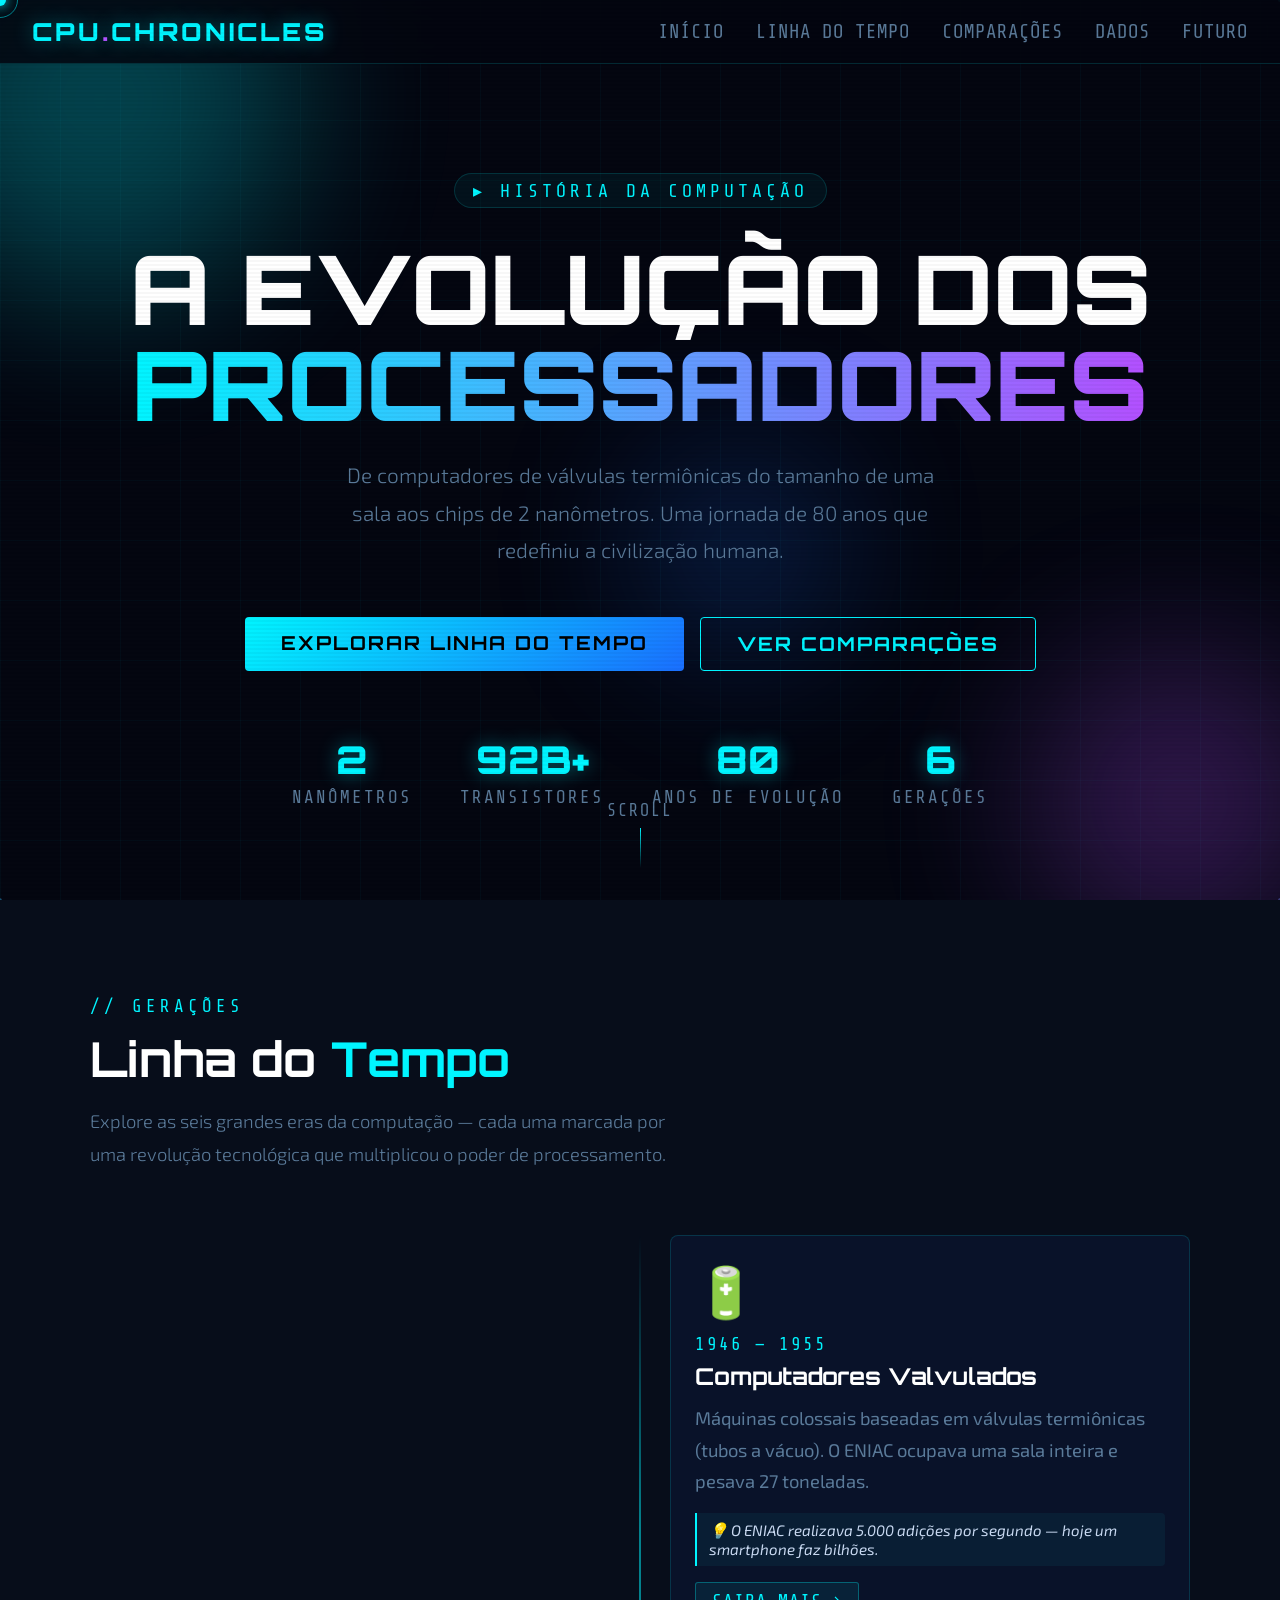
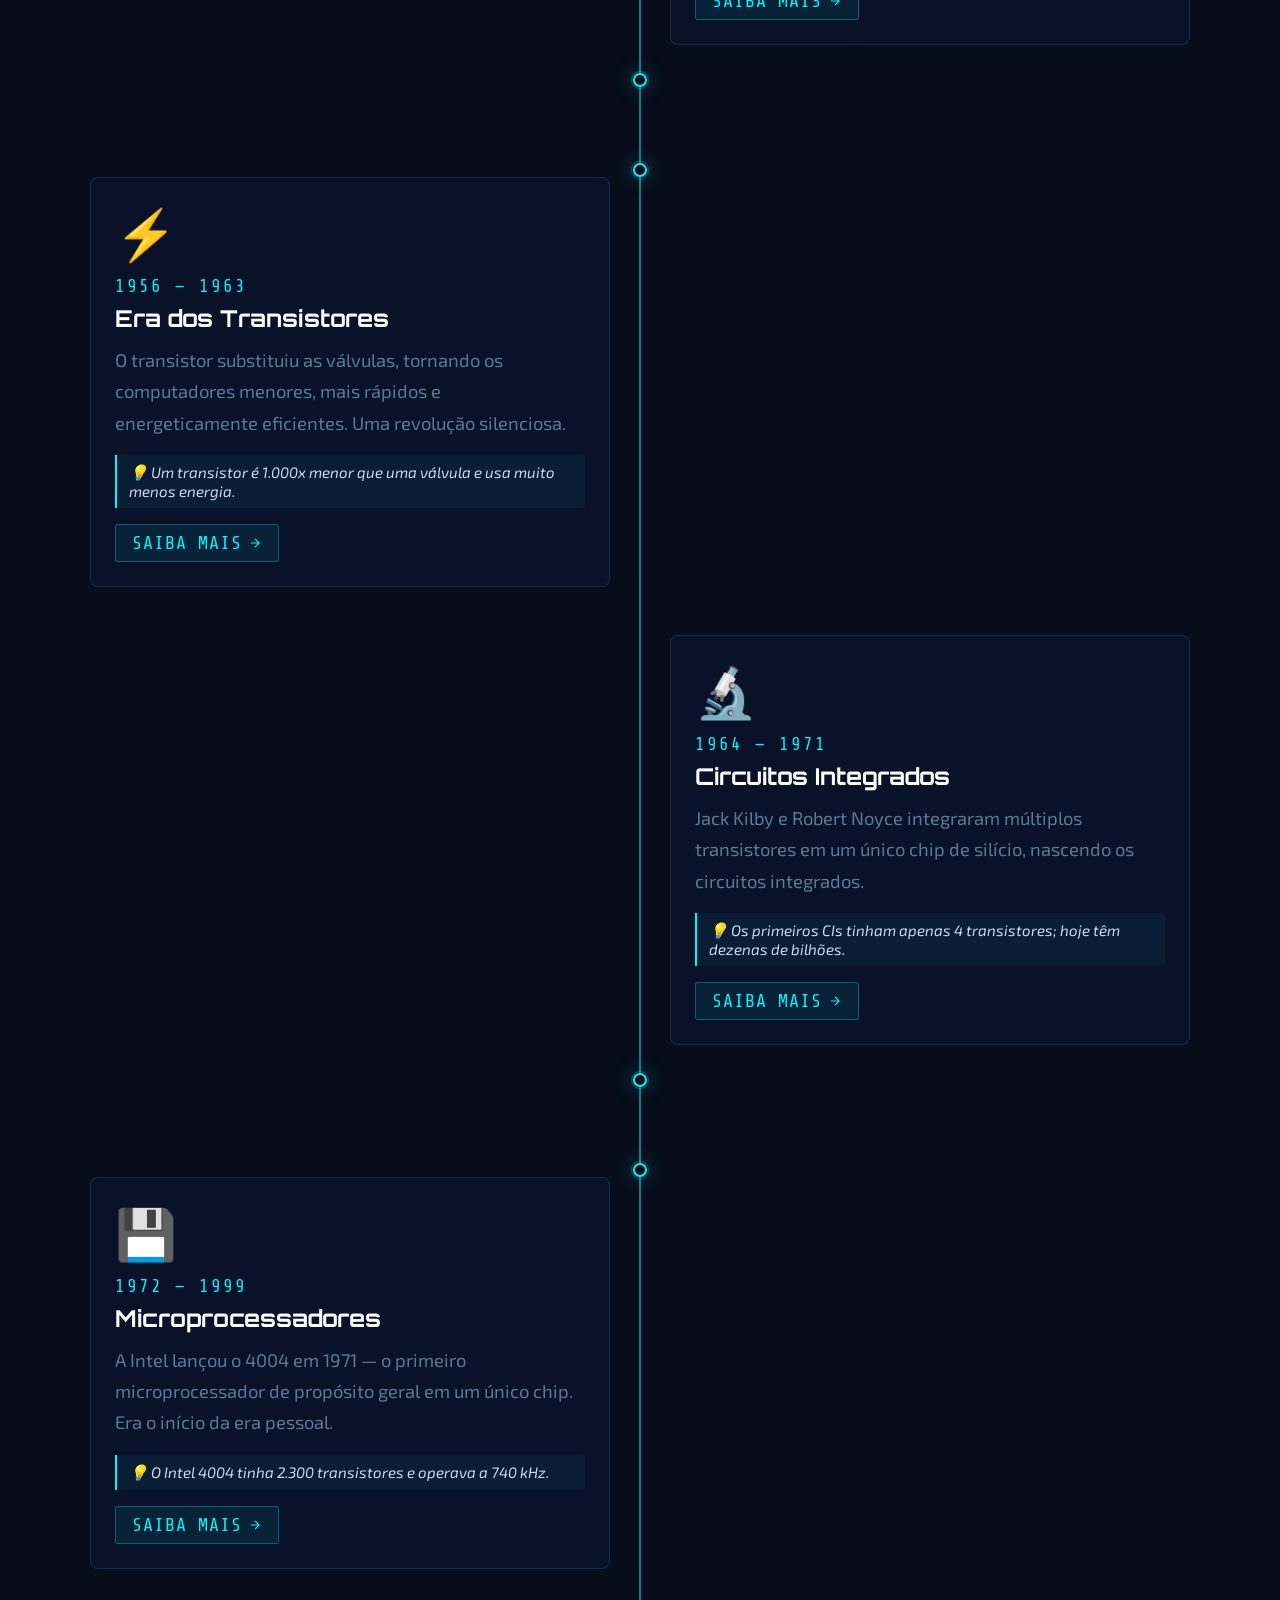
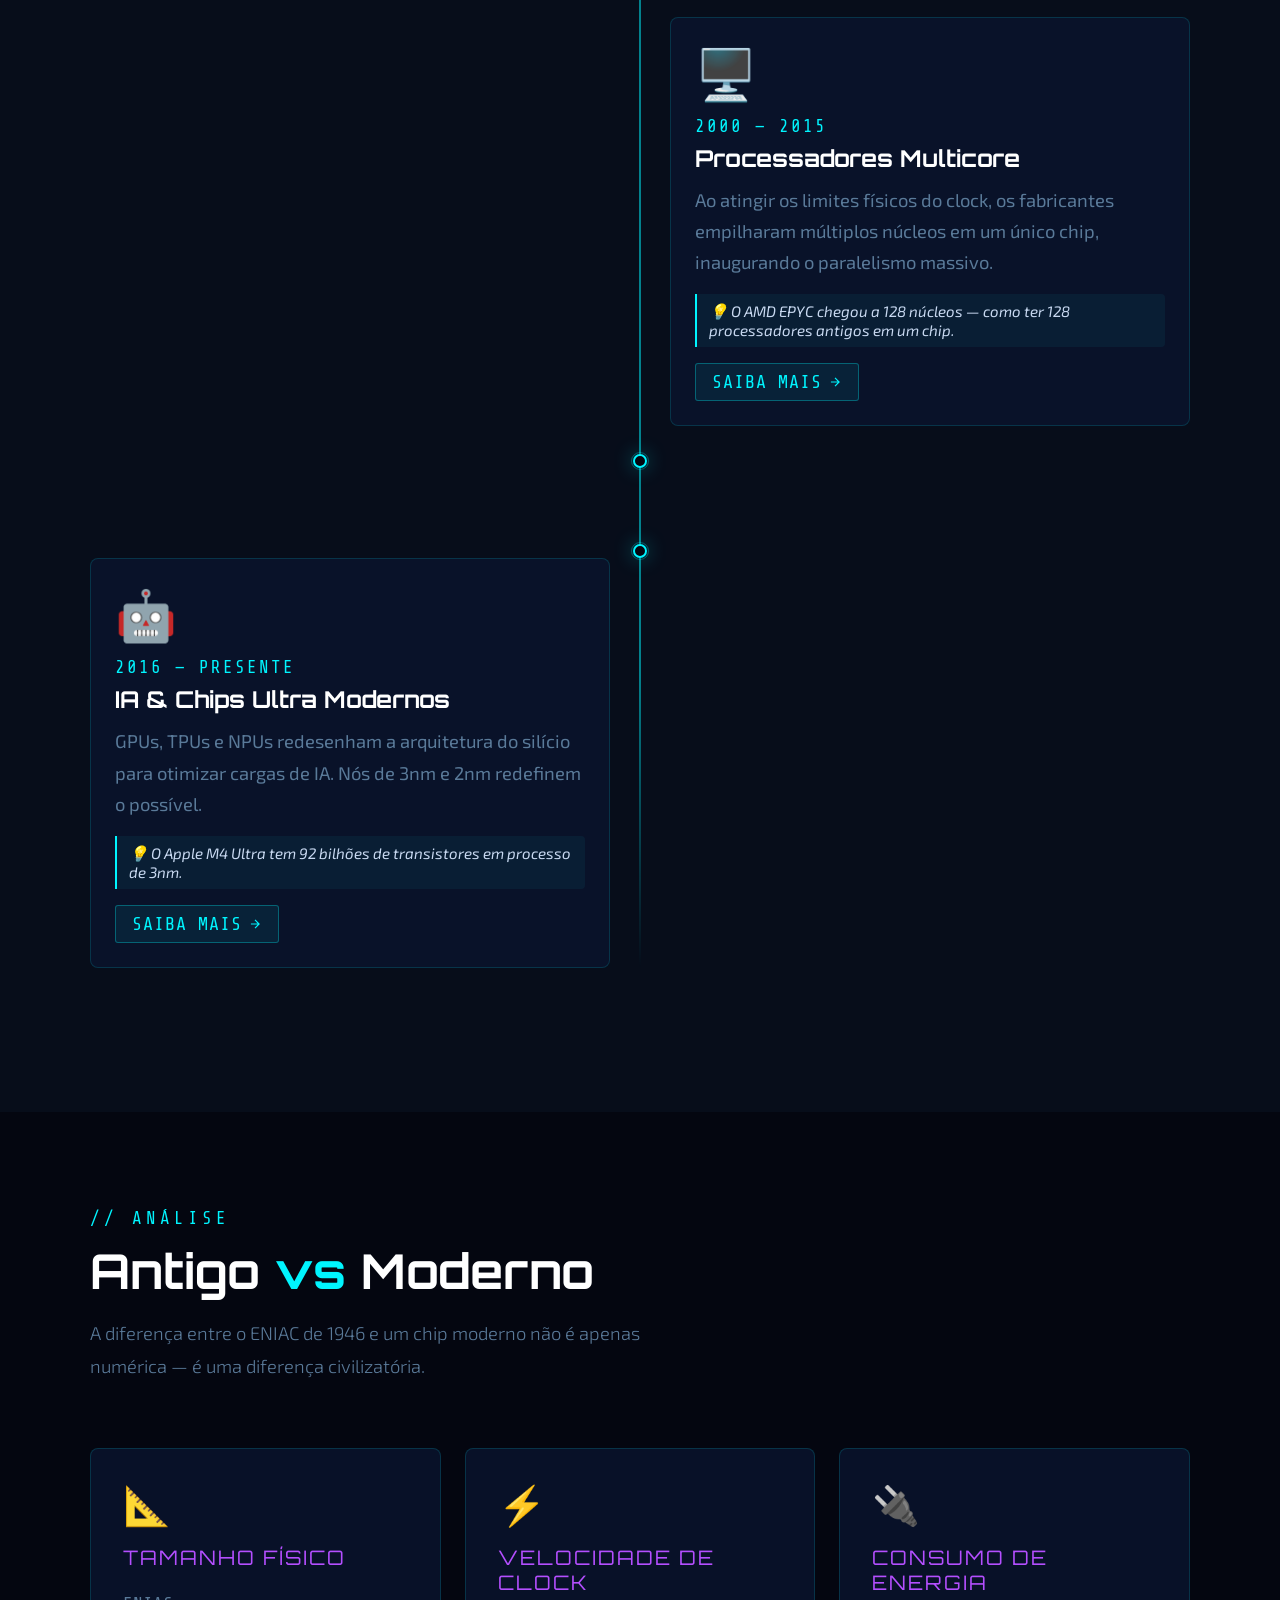
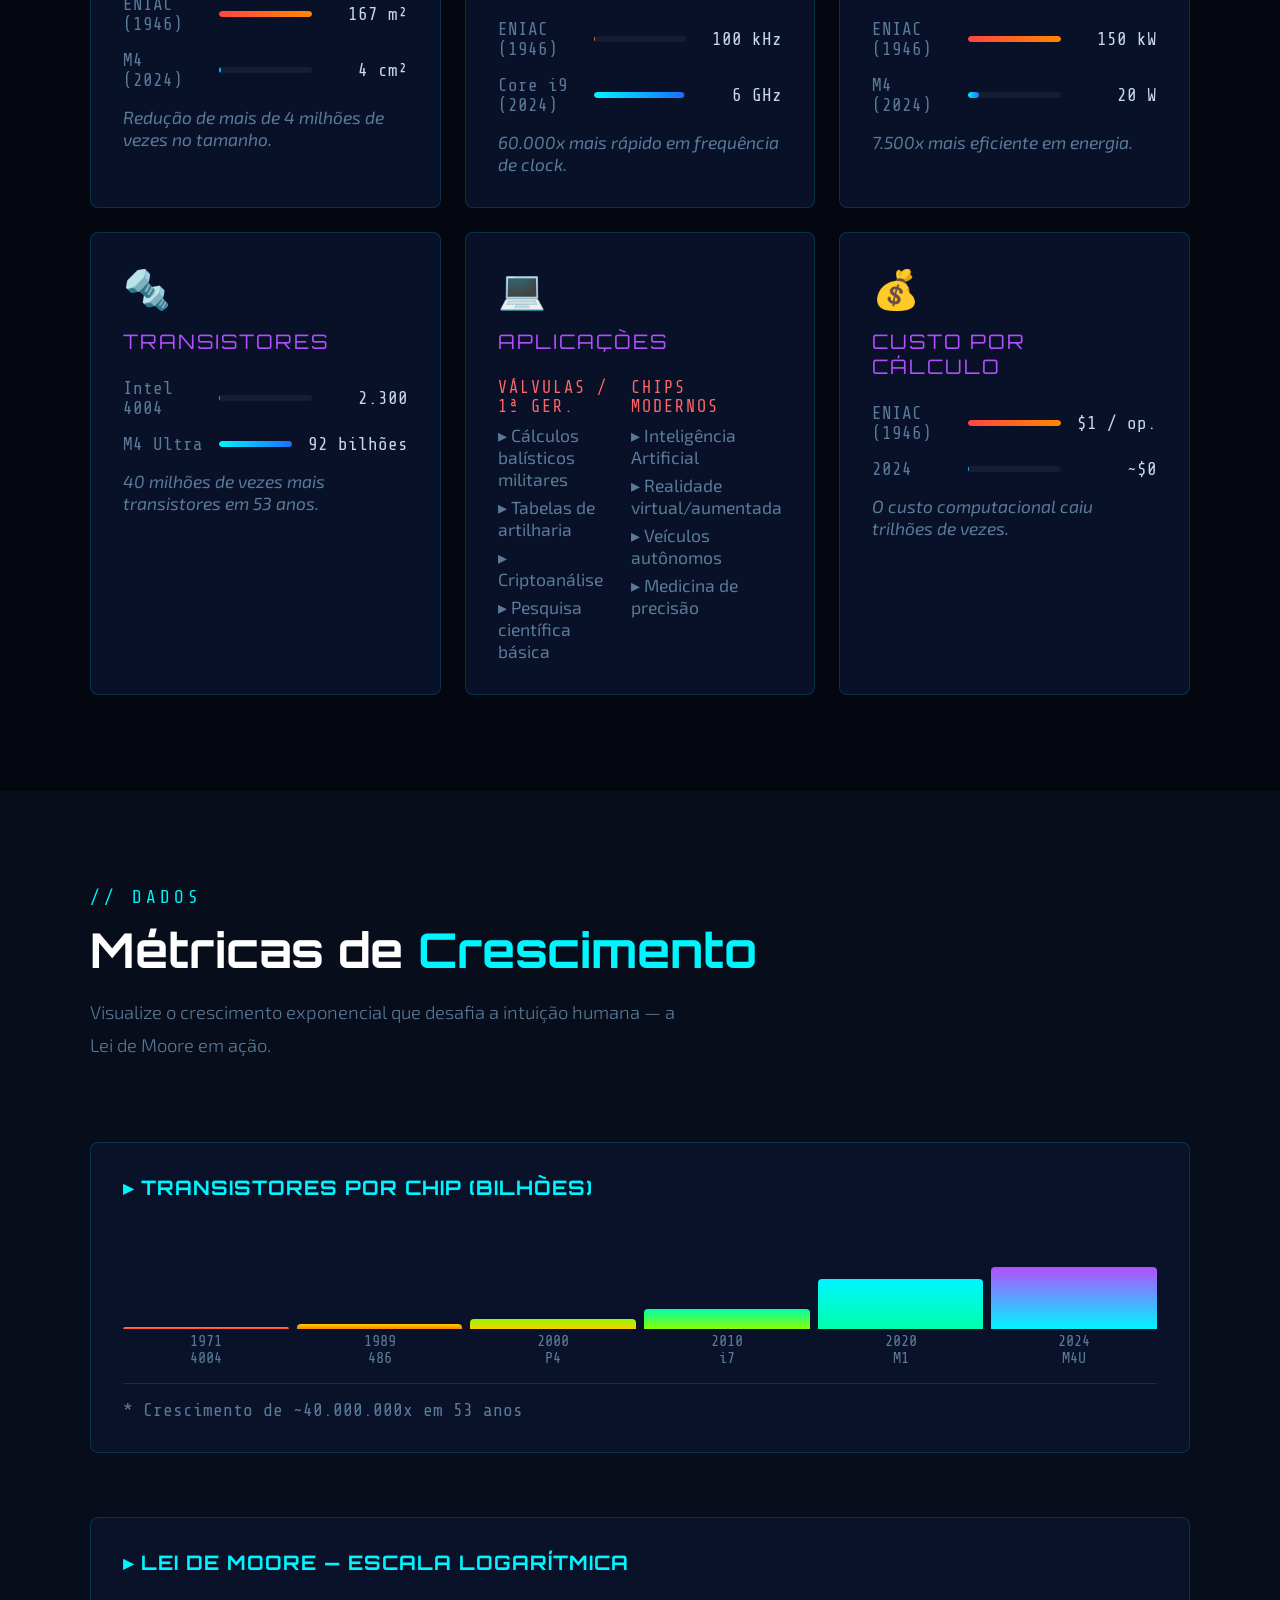
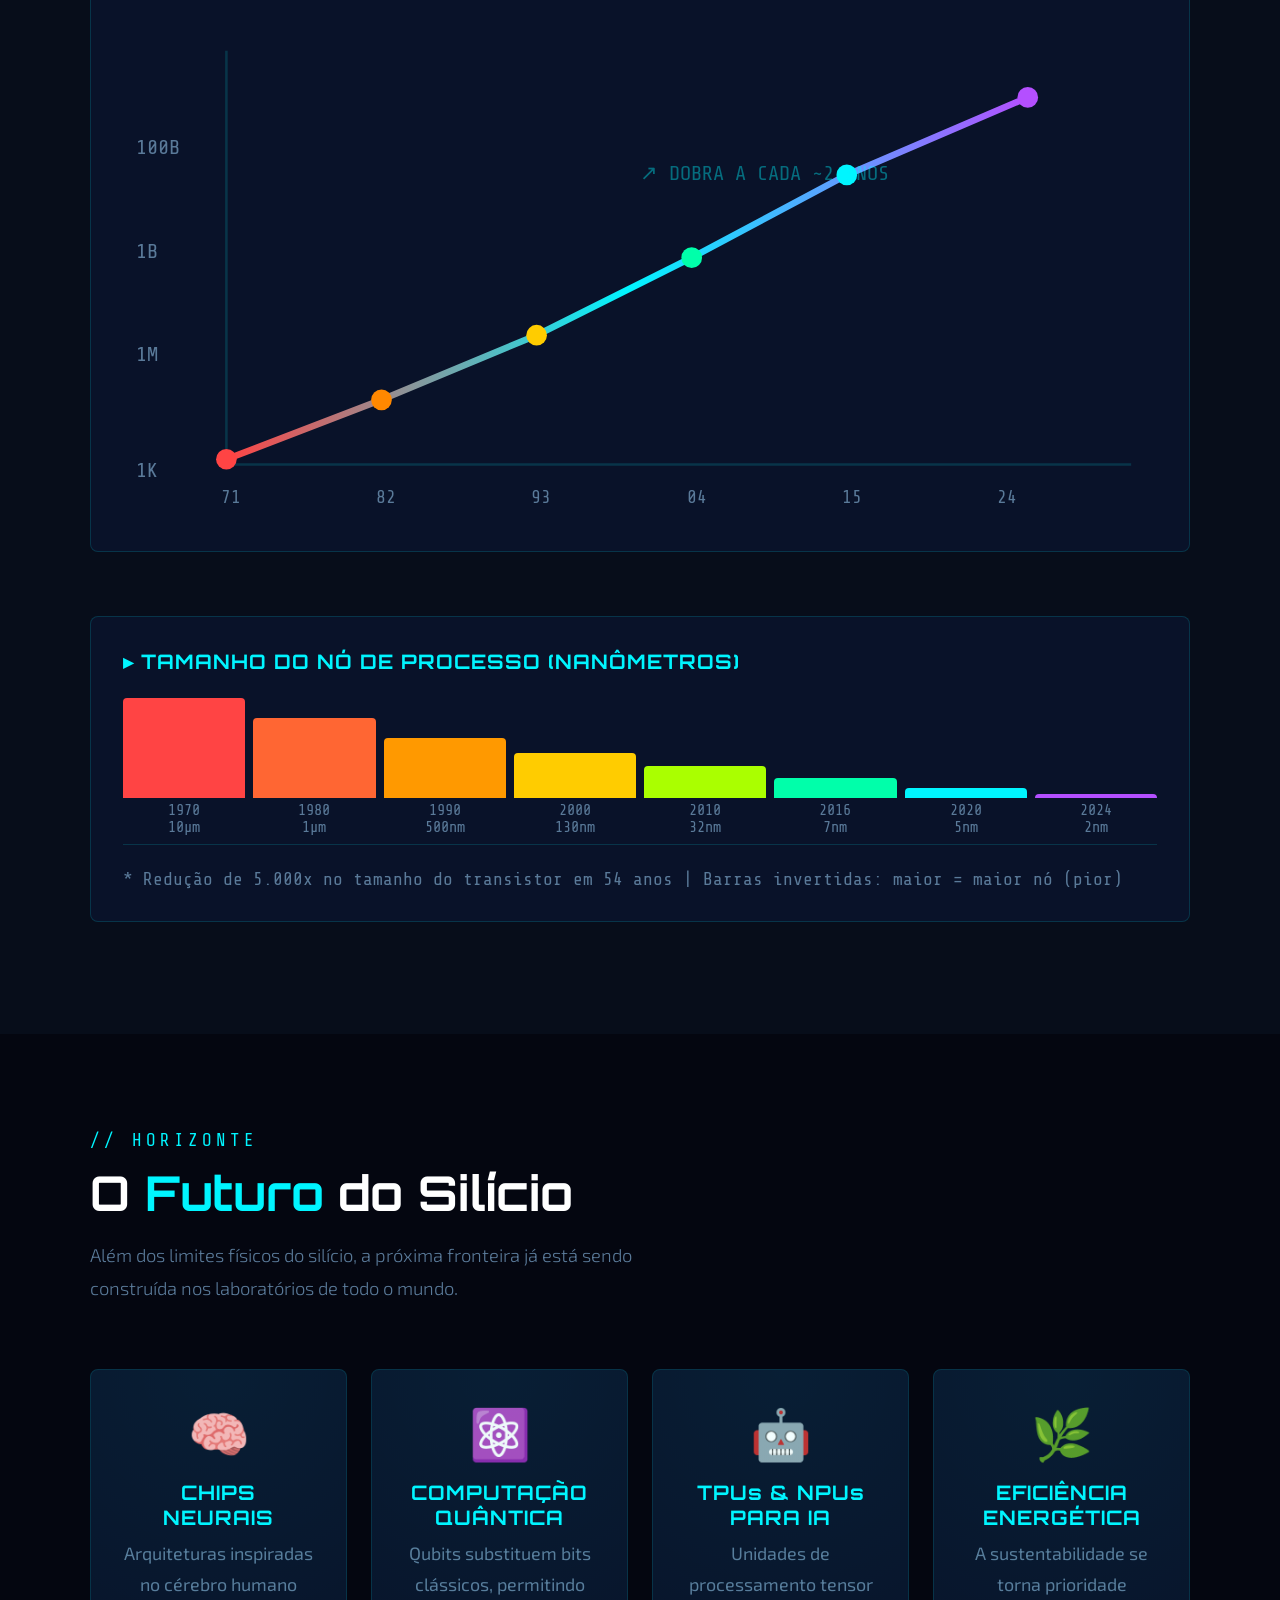
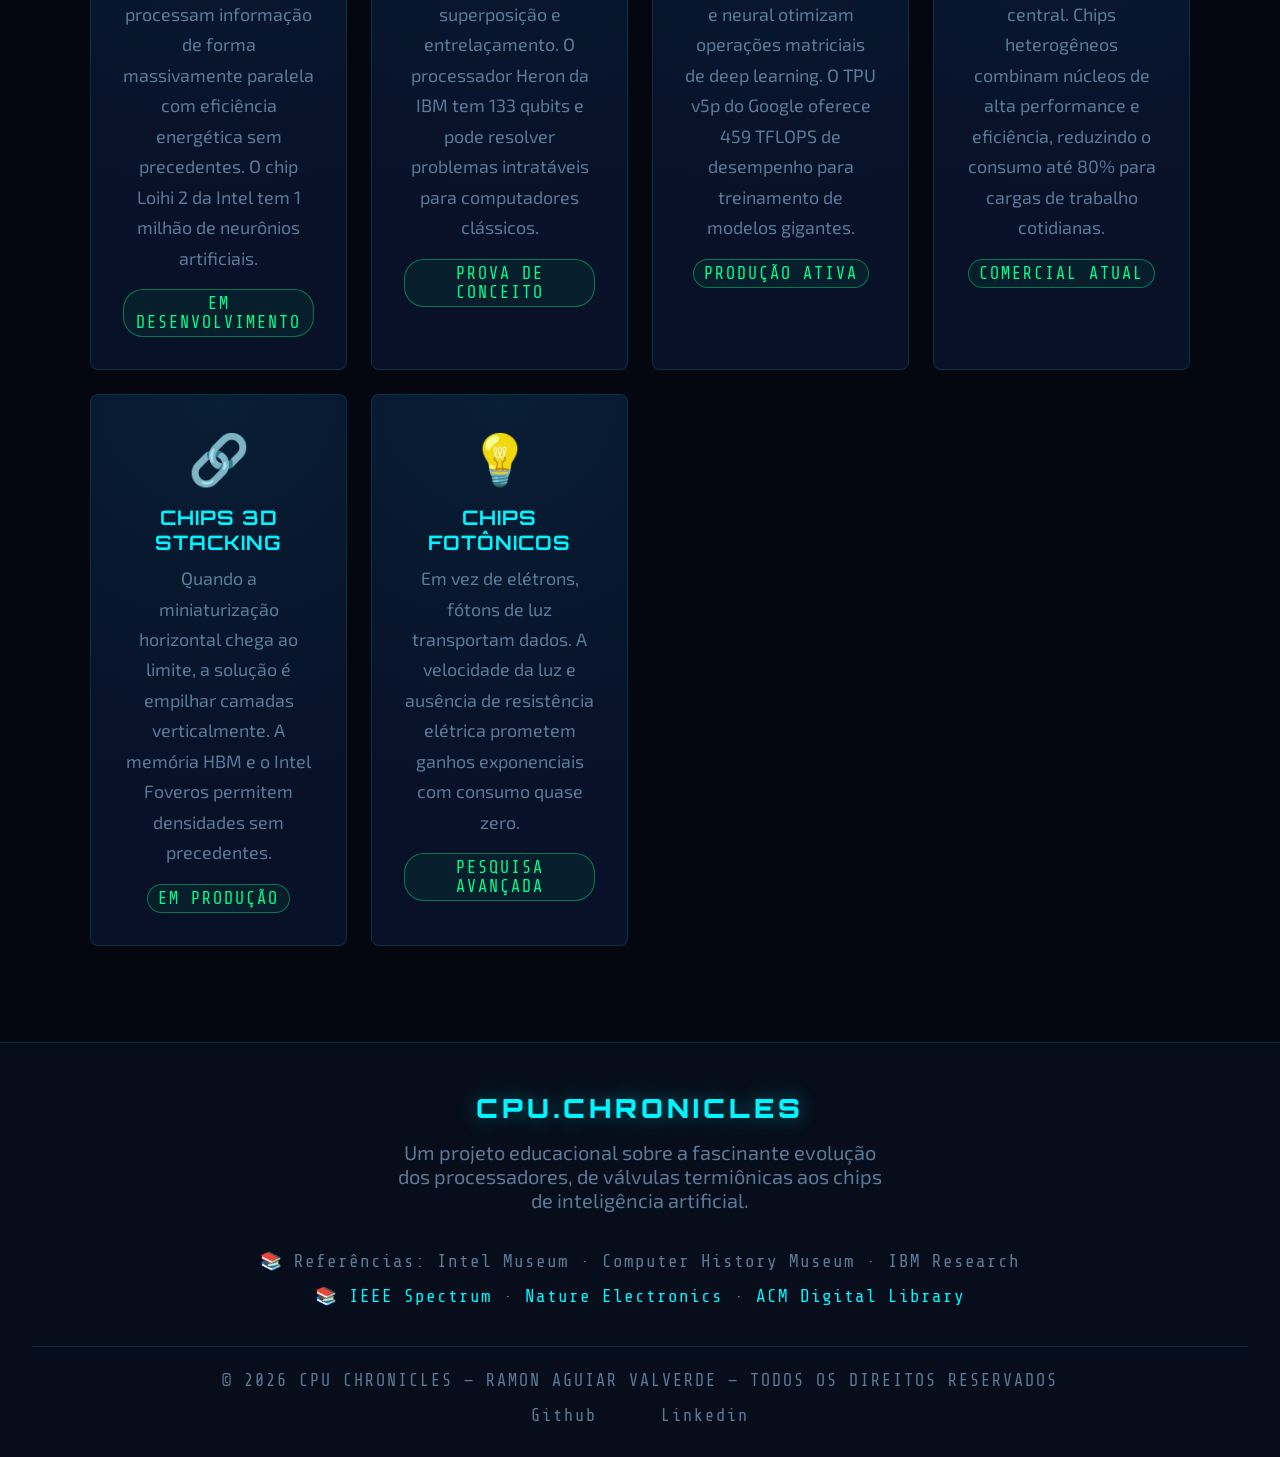
<file: index.html>
<!DOCTYPE html>
<html lang="pt-BR">

<head>
  <meta charset="UTF-8">
  <meta name="author" content="Ramon Valverde" />
  <meta name="viewport" content="width=device-width, initial-scale=1.0">
  <title>CPU Chronicles — A Evolução dos Processadores</title>
  <link rel="icon" type="image/png" href="images/Logo.png">
  <link
    href="https://fonts.googleapis.com/css2?family=Orbitron:wght@400;700;900&family=Share+Tech+Mono&family=Exo+2:wght@300;400;600&display=swap"
    rel="stylesheet">
  <link rel="stylesheet" type="text/css" href="styles.css" />
  <script language="JavaScript" src="script.js" defer></script>
</head>

<body>

  <canvas id="particles"></canvas>
  <div class="cursor" id="cursor"></div>
  <div class="cursor-ring" id="cursorRing"></div>

  <!-- NAV -->
  <nav>
    <div class="nav-logo">CPU<span>.</span>CHRONICLES</div>
    <ul class="nav-links">
      <li><a href="#hero">INÍCIO</a></li>
      <li><a href="#timeline">LINHA DO TEMPO</a></li>
      <li><a href="#comparisons">COMPARAÇÕES</a></li>
      <li><a href="#charts">DADOS</a></li>
      <li><a href="#future">FUTURO</a></li>
    </ul>
    <div class="nav-hamburger" onclick="toggleMobileMenu()">
      <span></span><span></span><span></span>
    </div>
  </nav>

  <!-- HERO -->
  <section id="hero">
    <div class="hero-grid"></div>
    <div class="hero-orbs">
      <div class="orb orb1"></div>
      <div class="orb orb2"></div>
      <div class="orb orb3"></div>
    </div>
    <div class="hero-content">
      <div class="hero-badge">▸ HISTÓRIA DA COMPUTAÇÃO</div>
      <h1 class="hero-title">
        <span class="line1">A EVOLUÇÃO DOS</span>
        <span class="line2">PROCESSADORES</span>
      </h1>
      <p class="hero-sub">De computadores de válvulas termiônicas do tamanho de uma sala aos chips de 2 nanômetros. Uma jornada de 80
        anos que redefiniu a civilização humana.</p>
      <div class="hero-cta">
        <a href="#timeline" class="btn-primary">EXPLORAR LINHA DO TEMPO</a>
        <a href="#comparisons" class="btn-secondary">VER COMPARAÇÕES</a>
      </div>
      <div class="hero-stats">
        <div class="hero-stat">
          <div class="hero-stat-num" data-start="3000" data-target="2">20</div>
          <div class="hero-stat-label">NANÔMETROS</div>
        </div>
        <div class="hero-stat">
          <div class="hero-stat-num" data-target="92" data-suffix="B+">0</div>
          <div class="hero-stat-label">TRANSISTORES</div>
        </div>
        <div class="hero-stat">
          <div class="hero-stat-num" data-target="80">0</div>
          <div class="hero-stat-label">ANOS DE EVOLUÇÃO</div>
        </div>
        <div class="hero-stat">
          <div class="hero-stat-num" data-target="6">0</div>
          <div class="hero-stat-label">GERAÇÕES</div>
        </div>
      </div>
    </div>
    <div class="scroll-indicator">
      <span>SCROLL</span>
      <div class="scroll-line"></div>
    </div>
  </section>

  <!-- TIMELINE -->
  <section id="timeline">
    <div class="section-header">
      <div class="section-label">// GERAÇÕES</div>
      <h2 class="section-title">Linha do <span>Tempo</span></h2>
      <p class="section-desc">Explore as seis grandes eras da computação — cada uma marcada por uma revolução
        tecnológica que multiplicou o poder de processamento.</p>
    </div>
    <div class="timeline-container">
      <div class="timeline-line"></div>

      <!-- 1 -->
      <div class="timeline-item">
        <div class="timeline-card" onclick="openModal(0)">
          <span class="card-icon">🔋</span>
          <div class="card-era">1946 — 1955</div>
          <div class="card-title">Computadores Valvulados</div>
          <p class="card-desc">Máquinas colossais baseadas em válvulas termiônicas (tubos a vácuo). O ENIAC ocupava uma
            sala inteira e pesava 27 toneladas.</p>
          <div class="card-curiosity">💡 O ENIAC realizava 5.000 adições por segundo — hoje um smartphone faz bilhões.
          </div>
          <button class="btn-saiba">SAIBA MAIS <svg width="14" height="14" viewBox="0 0 24 24" fill="none"
              stroke="currentColor" stroke-width="2">
              <path d="M5 12h14M12 5l7 7-7 7" />
            </svg></button>
        </div>
        <div class="timeline-node">
          <div class="node-dot"></div>
        </div>
        <div class="timeline-spacer"></div>
      </div>

      <!-- 2 -->
      <div class="timeline-item">
        <div class="timeline-spacer"></div>
        <div class="timeline-node">
          <div class="node-dot"></div>
        </div>
        <div class="timeline-card" onclick="openModal(1)">
          <span class="card-icon">⚡</span>
          <div class="card-era">1956 — 1963</div>
          <div class="card-title">Era dos Transistores</div>
          <p class="card-desc">O transistor substituiu as válvulas, tornando os computadores menores, mais rápidos e
            energeticamente eficientes. Uma revolução silenciosa.</p>
          <div class="card-curiosity">💡 Um transistor é 1.000x menor que uma válvula e usa muito menos energia.</div>
          <button class="btn-saiba">SAIBA MAIS <svg width="14" height="14" viewBox="0 0 24 24" fill="none"
              stroke="currentColor" stroke-width="2">
              <path d="M5 12h14M12 5l7 7-7 7" />
            </svg></button>
        </div>
      </div>

      <!-- 3 -->
      <div class="timeline-item">
        <div class="timeline-card" onclick="openModal(2)">
          <span class="card-icon">🔬</span>
          <div class="card-era">1964 — 1971</div>
          <div class="card-title">Circuitos Integrados</div>
          <p class="card-desc">Jack Kilby e Robert Noyce integraram múltiplos transistores em um único chip de silício,
            nascendo os circuitos integrados.</p>
          <div class="card-curiosity">💡 Os primeiros CIs tinham apenas 4 transistores; hoje têm dezenas de bilhões.
          </div>
          <button class="btn-saiba">SAIBA MAIS <svg width="14" height="14" viewBox="0 0 24 24" fill="none"
              stroke="currentColor" stroke-width="2">
              <path d="M5 12h14M12 5l7 7-7 7" />
            </svg></button>
        </div>
        <div class="timeline-node">
          <div class="node-dot"></div>
        </div>
        <div class="timeline-spacer"></div>
      </div>

      <!-- 4 -->
      <div class="timeline-item">
        <div class="timeline-spacer"></div>
        <div class="timeline-node">
          <div class="node-dot"></div>
        </div>
        <div class="timeline-card" onclick="openModal(3)">
          <span class="card-icon">💾</span>
          <div class="card-era">1972 — 1999</div>
          <div class="card-title">Microprocessadores</div>
          <p class="card-desc">A Intel lançou o 4004 em 1971 — o primeiro microprocessador de propósito geral em um
            único chip. Era o início da era pessoal.</p>
          <div class="card-curiosity">💡 O Intel 4004 tinha 2.300 transistores e operava a 740 kHz.</div>
          <button class="btn-saiba">SAIBA MAIS <svg width="14" height="14" viewBox="0 0 24 24" fill="none"
              stroke="currentColor" stroke-width="2">
              <path d="M5 12h14M12 5l7 7-7 7" />
            </svg></button>
        </div>
      </div>

      <!-- 5 -->
      <div class="timeline-item">
        <div class="timeline-card" onclick="openModal(4)">
          <span class="card-icon">🖥️</span>
          <div class="card-era">2000 — 2015</div>
          <div class="card-title">Processadores Multicore</div>
          <p class="card-desc">Ao atingir os limites físicos do clock, os fabricantes empilharam múltiplos núcleos em um
            único chip, inaugurando o paralelismo massivo.</p>
          <div class="card-curiosity">💡 O AMD EPYC chegou a 128 núcleos — como ter 128 processadores antigos em um
            chip.</div>
          <button class="btn-saiba">SAIBA MAIS <svg width="14" height="14" viewBox="0 0 24 24" fill="none"
              stroke="currentColor" stroke-width="2">
              <path d="M5 12h14M12 5l7 7-7 7" />
            </svg></button>
        </div>
        <div class="timeline-node">
          <div class="node-dot"></div>
        </div>
        <div class="timeline-spacer"></div>
      </div>

      <!-- 6 -->
      <div class="timeline-item">
        <div class="timeline-spacer"></div>
        <div class="timeline-node">
          <div class="node-dot"></div>
        </div>
        <div class="timeline-card" onclick="openModal(5)">
          <span class="card-icon">🤖</span>
          <div class="card-era">2016 — PRESENTE</div>
          <div class="card-title">IA & Chips Ultra Modernos</div>
          <p class="card-desc">GPUs, TPUs e NPUs redesenham a arquitetura do silício para otimizar cargas de IA. Nós de
            3nm e 2nm redefinem o possível.</p>
          <div class="card-curiosity">💡 O Apple M4 Ultra tem 92 bilhões de transistores em processo de 3nm.</div>
          <button class="btn-saiba">SAIBA MAIS <svg width="14" height="14" viewBox="0 0 24 24" fill="none"
              stroke="currentColor" stroke-width="2">
              <path d="M5 12h14M12 5l7 7-7 7" />
            </svg></button>
        </div>
      </div>

    </div>
  </section>

  <!-- COMPARISONS -->
  <section id="comparisons">
    <div class="section-header">
      <div class="section-label">// ANÁLISE</div>
      <h2 class="section-title">Antigo <span>vs</span> Moderno</h2>
      <p class="section-desc">A diferença entre o ENIAC de 1946 e um chip moderno não é apenas numérica — é uma
        diferença civilizatória.</p>
    </div>
    <div class="compare-grid">

      <div class="compare-card">
        <span class="compare-icon">📐</span>
        <div class="compare-metric">TAMANHO FÍSICO</div>
        <div class="compare-row bar-old">
          <span class="compare-label">ENIAC (1946)</span>
          <div class="compare-bar-wrap">
            <div class="compare-bar">
              <div class="compare-bar-fill" data-width="100"></div>
            </div>
          </div>
          <span class="compare-val">167 m²</span>
        </div>
        <div class="compare-row bar-new">
          <span class="compare-label">M4 (2024)</span>
          <div class="compare-bar-wrap">
            <div class="compare-bar">
              <div class="compare-bar-fill" data-width="2"></div>
            </div>
          </div>
          <span class="compare-val">4 cm²</span>
        </div>
        <p class="p-comparisons">Redução de mais de 4
          milhões de vezes no tamanho.</p>
      </div>

      <div class="compare-card">
        <span class="compare-icon">⚡</span>
        <div class="compare-metric">VELOCIDADE DE CLOCK</div>
        <div class="compare-row bar-old">
          <span class="compare-label">ENIAC (1946)</span>
          <div class="compare-bar-wrap">
            <div class="compare-bar">
              <div class="compare-bar-fill" data-width="1"></div>
            </div>
          </div>
          <span class="compare-val">100 kHz</span>
        </div>
        <div class="compare-row bar-new">
          <span class="compare-label">Core i9 (2024)</span>
          <div class="compare-bar-wrap">
            <div class="compare-bar">
              <div class="compare-bar-fill" data-width="98"></div>
            </div>
          </div>
          <span class="compare-val">6 GHz</span>
        </div>
        <p class="p-comparisons">60.000x mais rápido em
          frequência de clock.</p>
      </div>

      <div class="compare-card">
        <span class="compare-icon">🔌</span>
        <div class="compare-metric">CONSUMO DE ENERGIA</div>
        <div class="compare-row bar-old">
          <span class="compare-label">ENIAC (1946)</span>
          <div class="compare-bar-wrap">
            <div class="compare-bar">
              <div class="compare-bar-fill" data-width="100"></div>
            </div>
          </div>
          <span class="compare-val">150 kW</span>
        </div>
        <div class="compare-row bar-new">
          <span class="compare-label">M4 (2024)</span>
          <div class="compare-bar-wrap">
            <div class="compare-bar">
              <div class="compare-bar-fill" data-width="12"></div>
            </div>
          </div>
          <span class="compare-val">20 W</span>
        </div>
        <p class="p-comparisons">7.500x mais eficiente em
          energia.</p>
      </div>

      <div class="compare-card">
        <span class="compare-icon">🔩</span>
        <div class="compare-metric">TRANSISTORES</div>
        <div class="compare-row bar-old">
          <span class="compare-label">Intel 4004</span>
          <div class="compare-bar-wrap">
            <div class="compare-bar">
              <div class="compare-bar-fill" data-width="1"></div>
            </div>
          </div>
          <span class="compare-val">2.300</span>
        </div>
        <div class="compare-row bar-new">
          <span class="compare-label">M4 Ultra</span>
          <div class="compare-bar-wrap">
            <div class="compare-bar">
              <div class="compare-bar-fill" data-width="100"></div>
            </div>
          </div>
          <span class="compare-val">92 bilhões</span>
        </div>
        <p class="p-comparisons">40 milhões de vezes mais
          transistores em 53 anos.</p>
      </div>

      <div class="compare-card">
        <span class="compare-icon">💻</span>
        <div class="compare-metric">APLICAÇÕES</div>
        <div class="compare-aplications-info">
          <div>
            <div class="compare-aplications-title">
              VÁLVULAS / 1ª GER.</div>
            <ul class="compare-aplications-ul">
              <li>▸ Cálculos balísticos militares</li>
              <li>▸ Tabelas de artilharia</li>
              <li>▸ Criptoanálise</li>
              <li>▸ Pesquisa científica básica</li>
            </ul>
          </div>
          <div>
            <div class="compare-aplications-title">
              CHIPS MODERNOS</div>
            <ul class="compare-aplications-ul">
              <li>▸ Inteligência Artificial</li>
              <li>▸ Realidade virtual/aumentada</li>
              <li>▸ Veículos autônomos</li>
              <li>▸ Medicina de precisão</li>
            </ul>
          </div>
        </div>
      </div>

      <div class="compare-card">
        <span class="compare-icon">💰</span>
        <div class="compare-metric">CUSTO POR CÁLCULO</div>
        <div class="compare-row bar-old">
          <span class="compare-label">ENIAC (1946)</span>
          <div class="compare-bar-wrap">
            <div class="compare-bar">
              <div class="compare-bar-fill" data-width="100"></div>
            </div>
          </div>
          <span class="compare-val">$1 / op.</span>
        </div>
        <div class="compare-row bar-new">
          <span class="compare-label">2024</span>
          <div class="compare-bar-wrap">
            <div class="compare-bar">
              <div class="compare-bar-fill" data-width="1"></div>
            </div>
          </div>
          <span class="compare-val">~$0</span>
        </div>
        <p class="p-comparisons">O custo computacional caiu trilhões de vezes.</p>
      </div>

    </div>
  </section>

  <!-- CHARTS -->
  <section id="charts">
    <div class="section-header">
      <div class="section-label">// DADOS</div>
      <h2 class="section-title">Métricas de <span>Crescimento</span></h2>
      <p class="section-desc">Visualize o crescimento exponencial que desafia a intuição humana — a Lei de Moore em
        ação.</p>
    </div>

    <div class="charts-grid">
      <div class="chart-card">
        <div class="chart-title">▸ TRANSISTORES POR CHIP (BILHÕES)</div>
        <div class="bar-chart" id="transistorChart">
          <div class="bar-col">
            <div id="bar-visual-1" class="bar-visual" data-height="2">
            </div>
            <div class="bar-label">
              1971<br>4004</div>
          </div>
          <div class="bar-col">
            <div id="bar-visual-2" class="bar-visual" data-height="5">
            </div>
            <div class="bar-label">
              1989<br>486</div>
          </div>
          <div class="bar-col">
            <div id="bar-visual-3" class="bar-visual" data-height="10">
            </div>
            <div class="bar-label">
              2000<br>P4</div>
          </div>
          <div class="bar-col">
            <div id="bar-visual-4" class="bar-visual" data-height="20">
            </div>
            <div class="bar-label">
              2010<br>i7</div>
          </div>
          <div class="bar-col">
            <div id="bar-visual-5" class="bar-visual" data-height="50">
            </div>
            <div class="bar-label">
              2020<br>M1</div>
          </div>
          <div class="bar-col">
            <div id="bar-visual-6" class="bar-visual" data-height="100">
            </div>
            <div class="bar-label">
              2024<br>M4U</div>
          </div>
        </div>
        <p class="p-charts">*
          Crescimento de ~40.000.000x em 53 anos</p>
      </div>

      <div class="chart-card">
        <div class="chart-title">▸ LEI DE MOORE — ESCALA LOGARÍTMICA</div>
        <svg class="moores-svg" viewBox="0 0 400 200" id="mooresSvg">
          <defs>
            <linearGradient id="lineGrad" x1="0" y1="0" x2="1" y2="0">
              <stop offset="0%" stop-color="#ff4444" />
              <stop offset="50%" stop-color="#00f5ff" />
              <stop offset="100%" stop-color="#b44fff" />
            </linearGradient>
          </defs>
          <!-- Grid -->
          <line x1="40" y1="10" x2="40" y2="170" stroke="rgba(0,245,255,0.15)" stroke-width="1" />
          <line x1="40" y1="170" x2="390" y2="170" stroke="rgba(0,245,255,0.15)" stroke-width="1" />
          <!-- Y labels -->
          <text x="5" y="175" fill="#5a7a99" font-size="8" font-family="Share Tech Mono">1K</text>
          <text x="5" y="130" fill="#5a7a99" font-size="8" font-family="Share Tech Mono">1M</text>
          <text x="5" y="90" fill="#5a7a99" font-size="8" font-family="Share Tech Mono">1B</text>
          <text x="5" y="50" fill="#5a7a99" font-size="8" font-family="Share Tech Mono">100B</text>
          <!-- X labels -->
          <text x="38" y="185" fill="#5a7a99" font-size="7" font-family="Share Tech Mono">71</text>
          <text x="98" y="185" fill="#5a7a99" font-size="7" font-family="Share Tech Mono">82</text>
          <text x="158" y="185" fill="#5a7a99" font-size="7" font-family="Share Tech Mono">93</text>
          <text x="218" y="185" fill="#5a7a99" font-size="7" font-family="Share Tech Mono">04</text>
          <text x="278" y="185" fill="#5a7a99" font-size="7" font-family="Share Tech Mono">15</text>
          <text x="338" y="185" fill="#5a7a99" font-size="7" font-family="Share Tech Mono">24</text>
          <!-- Data line -->
          <polyline id="mooresLine" class="mooresLine" points="40,168 100,145 160,120 220,90 280,58 350,28" fill="none"
            stroke="url(#lineGrad)" stroke-width="2.5" stroke-dasharray="600" stroke-dashoffset="600"/>
          <!-- Dots -->
          <circle cx="40" cy="168" r="4" fill="#ff4444" />
          <circle cx="100" cy="145" r="4" fill="#ff8800" />
          <circle cx="160" cy="120" r="4" fill="#ffcc00" />
          <circle cx="220" cy="90" r="4" fill="#00ffaa" />
          <circle cx="280" cy="58" r="4" fill="#00f5ff" />
          <circle cx="350" cy="28" r="4" fill="#b44fff" />
          <!-- Trend label -->
          <text x="200" y="60" fill="rgba(0,245,255,0.4)" font-size="8" font-family="Share Tech Mono">↗ DOBRA A CADA ~2
            ANOS</text>
        </svg>
      </div>

      <div class="chart-card">
        <div class="chart-title">▸ TAMANHO DO NÓ DE PROCESSO (NANÔMETROS)</div>
        <div class="bar-chart-2">
          <div class="bar-chart-3">
            <div class="node-bar-col"
              data-h="100" data-label="1970<br>10µm" data-color="#ff4444"></div>
            <div class="node-bar-col"
              data-h="80" data-label="1980<br>1µm" data-color="#ff6633"></div>
            <div class="node-bar-col"
              data-h="60" data-label="1990<br>500nm" data-color="#ff9900"></div>
            <div class="node-bar-col"
              data-h="45" data-label="2000<br>130nm" data-color="#ffcc00"></div>
            <div class="node-bar-col"
              data-h="32" data-label="2010<br>32nm" data-color="#aaff00"></div>
            <div class="node-bar-col"
              data-h="20" data-label="2016<br>7nm" data-color="#00ffaa"></div>
            <div class="node-bar-col"
              data-h="10" data-label="2020<br>5nm" data-color="#00f5ff"></div>
            <div class="node-bar-col"
              data-h="4" data-label="2024<br>2nm" data-color="#b44fff"></div>
          </div>
        </div>
        <p class="p-charts">*
          Redução de 5.000x no tamanho do transistor em 54 anos | Barras invertidas: maior = maior nó (pior)</p>
      </div>
    </div>
  </section>

  <!-- FUTURE -->
  <section id="future">
    <div class="section-header">
      <div class="section-label">// HORIZONTE</div>
      <h2 class="section-title">O <span>Futuro</span> do Silício</h2>
      <p class="section-desc">Além dos limites físicos do silício, a próxima fronteira já está sendo construída nos
        laboratórios de todo o mundo.</p>
    </div>
    <div class="future-grid">

      <div class="future-card">
        <div class="future-icon">🧠</div>
        <div class="future-tech">CHIPS NEURAIS</div>
        <p class="future-desc">Arquiteturas inspiradas no cérebro humano processam informação de forma massivamente
          paralela com eficiência energética sem precedentes. O chip Loihi 2 da Intel tem 1 milhão de neurônios
          artificiais.</p>
        <span class="future-tag">EM DESENVOLVIMENTO</span>
      </div>

      <div class="future-card">
        <div class="future-icon">⚛️</div>
        <div class="future-tech">COMPUTAÇÃO QUÂNTICA</div>
        <p class="future-desc">Qubits substituem bits clássicos, permitindo superposição e entrelaçamento. O processador
          Heron da IBM tem 133 qubits e pode resolver problemas intratáveis para computadores clássicos.</p>
        <span class="future-tag">PROVA DE CONCEITO</span>
      </div>

      <div class="future-card">
        <div class="future-icon">🤖</div>
        <div class="future-tech">TPUs & NPUs PARA IA</div>
        <p class="future-desc">Unidades de processamento tensor e neural otimizam operações matriciais de deep learning.
          O TPU v5p do Google oferece 459 TFLOPS de desempenho para treinamento de modelos gigantes.</p>
        <span class="future-tag">PRODUÇÃO ATIVA</span>
      </div>

      <div class="future-card">
        <div class="future-icon">🌿</div>
        <div class="future-tech">EFICIÊNCIA ENERGÉTICA</div>
        <p class="future-desc">A sustentabilidade se torna prioridade central. Chips heterogêneos combinam núcleos de
          alta performance e eficiência, reduzindo o consumo até 80% para cargas de trabalho cotidianas.</p>
        <span class="future-tag">COMERCIAL ATUAL</span>
      </div>

      <div class="future-card">
        <div class="future-icon">🔗</div>
        <div class="future-tech">CHIPS 3D STACKING</div>
        <p class="future-desc">Quando a miniaturização horizontal chega ao limite, a solução é empilhar camadas
          verticalmente. A memória HBM e o Intel Foveros permitem densidades sem precedentes.</p>
        <span class="future-tag">EM PRODUÇÃO</span>
      </div>

      <div class="future-card">
        <div class="future-icon">💡</div>
        <div class="future-tech">CHIPS FOTÔNICOS</div>
        <p class="future-desc">Em vez de elétrons, fótons de luz transportam dados. A velocidade da luz e ausência de
          resistência elétrica prometem ganhos exponenciais com consumo quase zero.</p>
        <span class="future-tag">PESQUISA AVANÇADA</span>
      </div>

    </div>
  </section>

  <!-- FOOTER -->
  <footer>
    <div class="footer-logo">CPU.CHRONICLES</div>
    <p class="footer-desc">Um projeto educacional sobre a fascinante evolução dos processadores, de válvulas termiônicas
      aos chips de inteligência artificial.</p>
    <div class="footer-refs">
      <div>📚 Referências: Intel Museum · Computer History Museum · IBM Research</div>
      <div>📚 <a href="#">IEEE Spectrum</a> · <a href="#">Nature Electronics</a> · <a href="#">ACM Digital Library</a>
      </div>
    </div>
    <div class="footer-bottom">
      © 2026 CPU CHRONICLES — RAMON AGUIAR VALVERDE — TODOS OS DIREITOS RESERVADOS
      <div class="footer-links">
      <a href="https://github.com/RamonValverde021" target="_blank" rel="noopener">Github</a>
      <a href="linkedin.com/in/ramon-valverde" target="_blank" rel="noopener">Linkedin</a>
      </div>
    </div>
  </footer>

  <!-- MODAL -->
  <div class="modal-overlay" id="modalOverlay" onclick="closeModalOutside(event)">
    <div class="modal" id="modalContent">
      <div class="modal-header">
        <div class="modal-era" id="modalEra"></div>
        <div class="modal-title" id="modalTitle"></div>
        <button class="modal-close" onclick="closeModal()">✕</button>
      </div>
      <div class="modal-body" id="modalBody"></div>
    </div>
  </div>

</body>

</html>
</file>
<file: styles.css>
@charset "UTF-8";

:root {
    --bg: #040610;
    --bg2: #070d1a;
    --cyan: #00f5ff;
    --purple: #b44fff;
    --blue: #1a6fff;
    --neon-green: #00ff88;
    --text: #c8d8f0;
    --text-dim: #5a7a99;
    --border: rgba(0, 245, 255, 0.15);
    --card-bg: rgba(10, 20, 45, 0.85);
    --glow-cyan: 0 0 20px rgba(0, 245, 255, 0.4);
    --glow-purple: 0 0 20px rgba(180, 79, 255, 0.4);

    /* Variáveis de Texto - Mobile e Padrão (Valores Atuais) */
    --fs-1: 0.55rem;
    --fs-2: 0.65rem; 
    --fs-3: 0.7rem;
    --fs-4: 0.72rem;
    --fs-5: 0.75rem;
    --fs-6: 0.78rem;
    --fs-7: 0.8rem;
    --fs-8: 0.85rem;
    --fs-9: 0.9rem;
    --fs-10: 1rem;
    --fs-11: 1.1rem;
    --fs-12: 1.2rem;
    --fs-13: 1.5rem;
    --fs-14: 1.8rem;
    --fs-15: 2.5rem;
    --fs-clamp-title: clamp(1.8rem, 4vw, 3rem);
    --fs-clamp-hero: clamp(2vw, 8vw, 6rem);
}

/* Tipografia - Monitores/Desktops (Aumento gradativo de tamanho) */
@media (min-width: 1024px) {
    :root {
        /*aumento de 0.3*/
        --fs-0: 0.5rem;
        --fs-1: 0.95rem; /*card-curiosity*/
        --fs-2: 1.05rem; 
        --fs-3: 1.1rem; /*p-comparisons; compare-aplications-ul*/
        --fs-4: 1.12rem; /*future-desc; card-desc*/
        --fs-5: 1.15rem; /*hero-badge; section-desc*/
        --fs-6: 1.18rem;
        --fs-7: 1.2rem;
        --fs-8: 1.25rem;
        --fs-9: 1.3rem; /*hero-sub*/
        --fs-10: 1.45rem;
        --fs-11: 1.55rem; 
        --fs-12: 1.65rem;
        --fs-13: 2.0rem;
        --fs-14: 2.4rem;
        --fs-15: 3.1rem;
    }
}

* {
    margin: 0;
    padding: 0;
    box-sizing: border-box;
}

html {
    scroll-behavior: smooth;
}

body {
    background: var(--bg);
    color: var(--text);
    font-family: 'Exo 2', sans-serif;
    overflow-x: hidden;
    cursor: none;
}

/* Custom cursor */
.cursor {
    width: 12px;
    height: 12px;
    background: var(--cyan);
    border-radius: 50%;
    position: fixed;
    pointer-events: none;
    z-index: 9999;
    transform: translate(-50%, -50%);
    transition: transform 0.1s, width 0.2s, height 0.2s, background 0.2s;
    box-shadow: 0 0 12px var(--cyan);
}

.cursor-ring {
    width: 36px;
    height: 36px;
    border: 1px solid rgba(0, 245, 255, 0.5);
    border-radius: 50%;
    position: fixed;
    pointer-events: none;
    z-index: 9998;
    transform: translate(-50%, -50%);
    transition: transform 0.15s ease-out, width 0.3s, height 0.3s;
}

body:hover .cursor {
    opacity: 1;
}

/* Scrollbar */
::-webkit-scrollbar {
    width: 4px;
}

::-webkit-scrollbar-track {
    background: var(--bg);
}

::-webkit-scrollbar-thumb {
    background: var(--cyan);
    border-radius: 2px;
}

/* NAV */
nav {
    position: fixed;
    top: 0;
    left: 0;
    right: 0;
    z-index: 1000;
    padding: 0 2rem;
    height: 64px;
    width: 100%;
    display: flex;
    align-items: center;
    justify-content: space-between;
    background: rgba(4, 6, 16, 0.85);
    -webkit-backdrop-filter: blur(20px);
    backdrop-filter: blur(20px);
    border-bottom: 1px solid var(--border);
}

.nav-logo {
    font-family: 'Orbitron', monospace;
    font-weight: 900;
    font-size: var(--fs-11);
    color: var(--cyan);
    letter-spacing: 3px;
    text-shadow: var(--glow-cyan);
}

.nav-logo span {
    color: var(--purple);
}

.nav-links {
    display: flex;
    gap: 2rem;
    list-style: none;
}

.nav-links a {
    color: var(--text-dim);
    text-decoration: none;
    font-family: 'Share Tech Mono', monospace;
    font-size: var(--fs-7);
    letter-spacing: 1px;
    transition: color 0.3s;
    cursor: none;
}

.nav-links a:hover {
    color: var(--cyan);
    text-shadow: var(--glow-cyan);
}

.nav-hamburger {
    display: none;
    flex-direction: column;
    gap: 5px;
    cursor: none;
}

.nav-hamburger span {
    width: 24px;
    height: 2px;
    background: var(--cyan);
    transition: 0.3s;
}

/* HERO */
#hero {
    min-height: 100vh;
    display: flex;
    align-items: center;
    justify-content: center;
    position: relative;
    overflow: hidden;
    padding: 64px 2rem 0;
}

.hero-grid {
    position: absolute;
    inset: 0;
    background-image:
        linear-gradient(rgba(0, 245, 255, 0.03) 1px, transparent 1px),
        linear-gradient(90deg, rgba(0, 245, 255, 0.03) 1px, transparent 1px);
    background-size: 60px 60px;
    animation: gridMove 20s linear infinite;
}

@keyframes gridMove {
    0% {
        transform: perspective(600px) rotateX(30deg) translateY(0);
    }

    100% {
        transform: perspective(600px) rotateX(30deg) translateY(60px);
    }
}

.hero-orbs {
    position: absolute;
    inset: 0;
    pointer-events: none;
}

.orb {
    position: absolute;
    border-radius: 50%;
    filter: blur(80px);
    opacity: 0.25;
    animation: orbFloat 8s ease-in-out infinite;
}

.orb1 {
    width: 400px;
    height: 400px;
    background: var(--cyan);
    top: -100px;
    left: -100px;
    animation-delay: 0s;
}

.orb2 {
    width: 300px;
    height: 300px;
    background: var(--purple);
    bottom: -50px;
    right: -50px;
    animation-delay: 3s;
}

.orb3 {
    width: 200px;
    height: 200px;
    background: var(--blue);
    top: 50%;
    left: 50%;
    animation-delay: 6s;
}

@keyframes orbFloat {

    0%,
    100% {
        transform: translate(0, 0) scale(1);
    }

    50% {
        transform: translate(30px, -30px) scale(1.1);
    }
}

.hero-content {
    position: relative;
    z-index: 2;
    text-align: center;
    max-width: 100%;
}

.hero-badge {
    display: inline-block;
    font-family: 'Share Tech Mono', monospace;
    font-size: var(--fs-5);
    letter-spacing: 4px;
    color: var(--cyan);
    border: 1px solid var(--border);
    padding: 6px 18px;
    border-radius: 20px;
    margin-bottom: 2rem;
    background: rgba(0, 245, 255, 0.05);
    animation: fadeDown 0.8s ease both;
    margin-top: 1rem;
}

.hero-title {
    font-family: 'Orbitron', monospace;
    font-weight: 900;
    font-size: var(--fs-clamp-hero);
    line-height: 1;
    margin-bottom: 1.5rem;
    animation: fadeDown 0.8s 0.2s ease both;
}

.hero-title .line1 {
    display: block;
    color: #fff;
}

.hero-title .line2 {
    display: block;
    background: linear-gradient(90deg, var(--cyan), var(--purple));
    -webkit-background-clip: text;
    -webkit-text-fill-color: transparent;
    background-clip: text;
}

.hero-sub {
    font-size: var(--fs-9);
    color: var(--text-dim);
    max-width: 600px;
    margin: 0 auto 3rem;
    line-height: 1.8;
    font-weight: 300;
    animation: fadeDown 0.8s 0.4s ease both;
}

.hero-cta {
    display: flex;
    gap: 1rem;
    justify-content: center;
    flex-wrap: wrap;
    animation: fadeDown 0.8s 0.6s ease both;
}

.btn-primary {
    padding: 14px 36px;
    background: linear-gradient(135deg, var(--cyan), var(--blue));
    color: #000;
    font-family: 'Orbitron', monospace;
    font-weight: 700;
    font-size: var(--fs-7);
    letter-spacing: 2px;
    border: none;
    border-radius: 4px;
    cursor: none;
    transition: transform 0.2s, box-shadow 0.2s;
    text-decoration: none;
}

.btn-primary:hover {
    transform: translateY(-2px);
    box-shadow: 0 8px 30px rgba(0, 245, 255, 0.4);
}

.btn-secondary {
    padding: 14px 36px;
    background: transparent;
    color: var(--cyan);
    font-family: 'Orbitron', monospace;
    font-weight: 700;
    font-size: var(--fs-7);
    letter-spacing: 2px;
    border: 1px solid var(--cyan);
    border-radius: 4px;
    cursor: none;
    transition: all 0.2s;
    text-decoration: none;
}

.btn-secondary:hover {
    background: rgba(0, 245, 255, 0.1);
    box-shadow: var(--glow-cyan);
}

/* CPU Illustration */
.hero-illustration {
    position: absolute;
    right: -80px;
    top: 50%;
    transform: translateY(-50%);
    opacity: 0.15;
    pointer-events: none;
    animation: rotateSlow 30s linear infinite;
}

@keyframes rotateSlow {
    0% {
        transform: translateY(-50%) rotate(0deg)
    }

    100% {
        transform: translateY(-50%) rotate(360deg)
    }
}

.hero-stats {
    display: flex;
    gap: 3rem;
    justify-content: center;
    margin-top: 4rem;
    animation: fadeDown 0.8s 0.8s ease both;
}

.hero-stat {
    text-align: center;
}

.hero-stat-num {
    font-family: 'Orbitron', monospace;
    font-size: var(--fs-14);
    font-weight: 900;
    color: var(--cyan);
    text-shadow: var(--glow-cyan);
}

.hero-stat-label {
    font-family: 'Share Tech Mono', monospace;
    font-size: var(--fs-3);
    color: var(--text-dim);
    letter-spacing: 2px;
    margin-top: 4px;
}

.scroll-indicator {
    position: absolute;
    bottom: 2rem;
    left: 50%;
    transform: translateX(-50%);
    display: flex;
    flex-direction: column;
    align-items: center;
    gap: 8px;
    animation: bounce 2s ease-in-out infinite;
    font-family: 'Share Tech Mono', monospace;
    font-size: var(--fs-2);
    color: var(--text-dim);
    letter-spacing: 2px;
}

.scroll-line {
    width: 1px;
    height: 40px;
    background: linear-gradient(to bottom, var(--cyan), transparent);
}

@keyframes bounce {

    0%,
    100% {
        transform: translateX(-50%) translateY(0)
    }

    50% {
        transform: translateX(-50%) translateY(8px)
    }
}

@keyframes fadeDown {
    from {
        opacity: 0;
        transform: translateY(-20px);
    }

    to {
        opacity: 1;
        transform: translateY(0);
    }
}

/* SECTIONS */
section {
    padding: 6rem 2rem;
}

.section-label {
    font-family: 'Share Tech Mono', monospace;
    font-size: var(--fs-3);
    letter-spacing: 4px;
    color: var(--cyan);
    margin-bottom: 0.75rem;
    text-transform: uppercase;
}

.section-title {
    font-family: 'Orbitron', monospace;
    font-size: var(--fs-clamp-title);
    font-weight: 700;
    margin-bottom: 1rem;
    color: #fff;
}

.section-title span {
    color: var(--cyan);
}

.section-desc {
    color: var(--text-dim);
    max-width: 600px;
    line-height: 1.8;
    font-weight: 300;
    margin-bottom: 4rem;
    font-size: var(--fs-5);
}

.section-header {
    max-width: 1100px;
    margin: 0 auto;
}

/* TIMELINE */
#timeline {
    background: var(--bg2);
}

.timeline-container {
    max-width: 1100px;
    margin: 0 auto;
    position: relative;
}

.timeline-line {
    position: absolute;
    left: 50%;
    top: 0;
    bottom: 0;
    width: 1px;
    background: linear-gradient(to bottom, transparent, var(--cyan) 10%, var(--cyan) 90%, transparent);
    transform: translateX(-50%);
}

.timeline-item {
    display: grid;
    grid-template-columns: 1fr 60px 1fr;
    gap: 0;
    margin-bottom: 3rem;
    opacity: 0;
    transform: translateY(30px);
    transition: opacity 0.6s, transform 0.6s;
}

.timeline-item.visible {
    opacity: 1;
    transform: translateY(0);
}

.timeline-item:nth-child(even) .timeline-card {
    grid-column: 3;
}

.timeline-item:nth-child(even) .timeline-spacer {
    grid-column: 1;
    grid-row: 1;
}

.timeline-item:nth-child(odd) .timeline-card {
    grid-column: 1;
}

.timeline-node {
    grid-column: 2;
    display: flex;
    align-items: flex-start;
    justify-content: center;
    padding-top: 28px;
}

.node-dot {
    width: 14px;
    height: 14px;
    background: var(--bg);
    border: 2px solid var(--cyan);
    border-radius: 50%;
    box-shadow: var(--glow-cyan);
    flex-shrink: 0;
    position: relative;
    cursor: none;
    transition: transform 0.3s, background 0.3s;
}

.node-dot::before {
    content: '';
    position: absolute;
    inset: -4px;
    border-radius: 50%;
    border: 1px solid rgba(0, 245, 255, 0.3);
    animation: pulse 2s ease-in-out infinite;
}

@keyframes pulse {

    0%,
    100% {
        transform: scale(1);
        opacity: 0.6
    }

    50% {
        transform: scale(1.4);
        opacity: 0
    }
}

.timeline-card {
    background: var(--card-bg);
    border: 1px solid var(--border);
    border-radius: 8px;
    padding: 1.5rem;
    position: relative;
    overflow: hidden;
    cursor: none;
    transition: border-color 0.3s, transform 0.3s, box-shadow 0.3s;
}

.timeline-card::before {
    content: '';
    position: absolute;
    top: 0;
    left: 0;
    right: 0;
    height: 2px;
    background: linear-gradient(90deg, var(--cyan), var(--purple));
    transform: scaleX(0);
    transform-origin: left;
    transition: transform 0.4s;
}

.timeline-card:hover {
    border-color: rgba(0, 245, 255, 0.4);
    transform: translateY(-4px);
    box-shadow: 0 20px 40px rgba(0, 0, 0, 0.4), var(--glow-cyan);
}

.timeline-card:hover::before {
    transform: scaleX(1);
}

.card-era {
    font-family: 'Share Tech Mono', monospace;
    font-size: var(--fs-3);
    color: var(--cyan);
    letter-spacing: 2px;
    margin-bottom: 0.5rem;
}

.card-title {
    font-family: 'Orbitron', monospace;
    font-size: var(--fs-10);
    font-weight: 700;
    color: #fff;
    margin-bottom: 0.75rem;
}

.card-icon {
    font-size: var(--fs-15);
    margin-bottom: 0.75rem;
    display: block;
}

.card-desc {
    font-size: var(--fs-5);
    color: var(--text-dim);
    line-height: 1.7;
    margin-bottom: 1rem;
}

.card-curiosity {
    background: rgba(0, 245, 255, 0.05);
    border-left: 2px solid var(--cyan);
    padding: 8px 12px;
    font-size: var(--fs-1);
    color: var(--text);
    font-style: italic;
    margin-bottom: 1rem;
    border-radius: 0 4px 4px 0;
}

.btn-saiba {
    display: inline-flex;
    align-items: center;
    gap: 6px;
    font-family: 'Share Tech Mono', monospace;
    font-size: var(--fs-5);
    letter-spacing: 1px;
    color: var(--cyan);
    background: rgba(0, 245, 255, 0.07);
    border: 1px solid rgba(0, 245, 255, 0.3);
    padding: 8px 16px;
    border-radius: 3px;
    cursor: none;
    transition: all 0.2s;
    text-transform: uppercase;
}

.btn-saiba:hover {
    background: rgba(0, 245, 255, 0.15);
    box-shadow: var(--glow-cyan);
}

.btn-saiba svg {
    transition: transform 0.2s;
}

.btn-saiba:hover svg {
    transform: translateX(4px);
}

/* COMPARISONS */
#comparisons {
    background: var(--bg);
}

.compare-grid {
    max-width: 1100px;
    margin: 0 auto;
    display: grid;
    grid-template-columns: repeat(auto-fit, minmax(300px, 1fr));
    gap: 1.5rem;
}

.compare-card {
    grid-column: span 1;
    background: var(--card-bg);
    border: 1px solid var(--border);
    border-radius: 8px;
    padding: 2rem;
    position: relative;
    overflow: hidden;
    opacity: 0;
    transform: translateY(20px);
    transition: opacity 0.5s, transform 0.5s, border-color 0.3s;
}

.compare-card.visible {
    opacity: 1;
    transform: translateY(0);
}

.compare-card:hover {
    border-color: rgba(180, 79, 255, 0.5);
    box-shadow: var(--glow-purple);
}

.compare-icon {
    font-size: var(--fs-14);
    margin-bottom: 1rem;
    display: block;
}

.compare-metric {
    font-family: 'Orbitron', monospace;
    font-size: var(--fs-8);
    color: var(--purple);
    letter-spacing: 2px;
    margin-bottom: 1.5rem;
}

.compare-aplications-info {
    display: grid;
    grid-template-columns: 1fr 1fr;
    gap: 1rem;
    margin-top: 0.5rem;
}

.compare-aplications-title {
    font-family: 'Share Tech Mono', monospace;
    font-size: var(--fs-2);
    color: #ff6666;
    letter-spacing: 2px;
    margin-bottom: 8px;
}

.compare-aplications-ul {
    font-size: var(--fs-3);
    color: var(--text-dim);
    list-style: none;
    display: flex;
    flex-direction: column;
    gap: 6px;
}

.compare-row {
    display: flex;
    justify-content: space-between;
    align-items: center;
    margin-bottom: 1rem;
    gap: 1rem;
}

.compare-label {
    font-family: 'Share Tech Mono', monospace;
    font-size: var(--fs-3);
    color: var(--text-dim);
    flex-shrink: 0;
    width: 80px;
}

.compare-bar-wrap {
    flex: 1;
}

.compare-bar {
    height: 6px;
    border-radius: 3px;
    background: rgba(255, 255, 255, 0.05);
    position: relative;
    overflow: hidden;
}

.compare-bar-fill {
    height: 100%;
    border-radius: 3px;
    width: 0;
    transition: width 1.2s cubic-bezier(0.23, 1, 0.32, 1);
}

.compare-val {
    font-family: 'Share Tech Mono', monospace;
    font-size: var(--fs-3);
    color: var(--text);
    text-align: right;
    min-width: 80px;
}

.bar-old .compare-bar-fill {
    background: linear-gradient(90deg, #ff4444, #ff8800);
}

.bar-new .compare-bar-fill {
    background: linear-gradient(90deg, var(--cyan), var(--blue));
}

.p-comparisons {
    font-size: var(--fs-3);
    color: var(--text-dim);
    margin-top: 1rem;
    font-style: italic;
}

/* CHARTS */
#charts {
    background: var(--bg2);
}

.charts-grid {
    max-width: 1100px;
    margin: 0 auto;
    display: grid;
    grid-template-columns: 1fr 1fr;
    gap: 2rem;
}

.chart-card {
    grid-column: span 2;
    background: var(--card-bg);
    border: 1px solid var(--border);
    border-radius: 8px;
    opacity: 0;
    transition: opacity 0.6s;
    margin: 1rem 0;
    padding: 2rem;
}

.chart-card.visible {
    opacity: 1;
}

.chart-title {
    font-family: 'Orbitron', monospace;
    font-size: var(--fs-8);
    font-weight: 700;
    color: var(--cyan);
    margin-bottom: 1.5rem;
    letter-spacing: 1px;
}

/* Bar chart */
.bar-chart {
    display: flex;
    align-items: flex-end;
    gap: 8px;
    height: 160px;
    padding-bottom: 1rem;
    border-bottom: 1px solid var(--border);
}

.bar-col {
    flex: 1;
    display: flex;
    flex-direction: column;
    justify-content: flex-end;
    align-items: center;
    gap: 4px;
    height: 100px;
}

.bar-visual {
    width: 100%;
    border-radius: 4px 4px 0 0;
    position: relative;
    height: 0;
    transition: height 1.2s cubic-bezier(0.23, 1, 0.32, 1);
}

#bar-visual-1 {
    background: linear-gradient(to top, #ff4444, #ff8800);
}

#bar-visual-2 {
    background: linear-gradient(to top, #ff8800, #ffcc00);
}

#bar-visual-3 {
    background: linear-gradient(to top, #ffcc00, #88ff00);
}

#bar-visual-4 {
    background: linear-gradient(to top, #88ff00, #00ffaa);
}

#bar-visual-5 {
    background: linear-gradient(to top, #00ffaa, #00f5ff);
}

#bar-visual-6 {
    background: linear-gradient(to top, var(--cyan), var(--purple));
}

.bar-label {
    font-family: 'Share Tech Mono', monospace;
    font-size: var(--fs-1);
    color: var(--text-dim);
    text-align: center;
}

.p-charts {
    font-size: var(--fs-4);
    color: var(--text-dim);
    margin-top: 1rem;
    font-family: 'Share Tech Mono', monospace;
}

/* Moore's law dots */
.moores-chart {
    position: relative;
    height: 180px;
}

.moores-svg {
    width: 100%;
    height: 100%;
}

.mooresLine {
    transition: stroke-dashoffset 2s ease;
}

.bar-chart-2 {
    width: 100%;
    overflow-x: auto;
    padding-bottom: 0.5rem;
}

.bar-chart-3 {
    display: flex;
    align-items: flex-end;
    gap: 8px;
    padding-bottom: 0.5rem;
    border-bottom: 1px solid var(--border);
    min-width: 500px;
}

.node-bar-col {
    display: flex;
    flex-direction: column;
    align-items: center;
    gap: 4px;
    flex: 1;
}

/* FUTURE */
#future {
    background: var(--bg);
}

.future-grid {
    max-width: 1100px;
    margin: 0 auto;
    display: grid;
    grid-template-columns: repeat(auto-fit, minmax(240px, 1fr));
    gap: 1.5rem;
}

.future-card {
    background: var(--card-bg);
    border: 1px solid var(--border);
    border-radius: 8px;
    padding: 2rem;
    text-align: center;
    position: relative;
    overflow: hidden;
    opacity: 0;
    transform: scale(0.95);
    transition: opacity 0.5s, transform 0.5s, border-color 0.3s, box-shadow 0.3s;
}

.future-card.visible {
    opacity: 1;
    transform: scale(1);
}

.future-card::after {
    content: '';
    position: absolute;
    inset: 0;
    background: radial-gradient(circle at 50% 0%, rgba(0, 245, 255, 0.06), transparent 70%);
    pointer-events: none;
}

.future-card:hover {
    border-color: var(--cyan);
    box-shadow: 0 0 40px rgba(0, 245, 255, 0.15);
}

.future-icon {
    font-size: var(--fs-15);
    margin-bottom: 1rem;
}

.future-tech {
    font-family: 'Orbitron', monospace;
    font-size: var(--fs-8);
    font-weight: 700;
    color: var(--cyan);
    margin-bottom: 0.5rem;
    letter-spacing: 1px;
}

.future-desc {
    font-size: var(--fs-4);
    color: var(--text-dim);
    line-height: 1.7;
}

.future-tag {
    display: inline-block;
    margin-top: 1rem;
    font-family: 'Share Tech Mono', monospace;
    font-size: var(--fs-2);
    letter-spacing: 2px;
    padding: 4px 10px;
    border-radius: 20px;
    border: 1px solid;
    color: var(--neon-green);
    border-color: rgba(0, 255, 136, 0.4);
    background: rgba(0, 255, 136, 0.06);
}

/* MODAL */
.modal-overlay {
    position: fixed;
    inset: 0;
    background: rgba(4, 6, 16, 0.95);
    -webkit-backdrop-filter: blur(20px);
    backdrop-filter: blur(20px);
    z-index: 2000;
    display: flex;
    align-items: center;
    justify-content: center;
    padding: 2rem;
    opacity: 0;
    pointer-events: none;
    transition: opacity 0.3s;
}

.modal-overlay.active {
    opacity: 1;
    pointer-events: all;
}

.modal {
    background: var(--card-bg);
    border: 1px solid var(--border);
    border-radius: 12px;
    max-width: 700px;
    width: 100%;
    max-height: 90vh;
    overflow-y: auto;
    position: relative;
    transform: translateY(30px);
    transition: transform 0.3s;
}

.modal-overlay.active .modal {
    transform: translateY(0);
}

.modal-header {
    padding: 2rem 2rem 1rem;
    border-bottom: 1px solid var(--border);
    position: sticky;
    top: 0;
    background: var(--card-bg);
    z-index: 1;
}

.modal-era {
    font-family: 'Share Tech Mono', monospace;
    font-size: var(--fs-3);
    color: var(--cyan);
    letter-spacing: 3px;
    margin-bottom: 0.5rem;
}

.modal-title {
    font-family: 'Orbitron', monospace;
    font-size: var(--fs-13);
    font-weight: 700;
    color: #fff;
}

.modal-close {
    position: absolute;
    top: 1.5rem;
    right: 1.5rem;
    background: rgba(255, 255, 255, 0.05);
    border: 1px solid var(--border);
    color: var(--text);
    width: 36px;
    height: 36px;
    border-radius: 50%;
    display: flex;
    align-items: center;
    justify-content: center;
    cursor: none;
    font-size: var(--fs-11);
    transition: background 0.2s, color 0.2s;
}

.modal-close:hover {
    background: rgba(255, 255, 255, 0.1);
    color: var(--cyan);
}

.modal-body {
    padding: 2rem;
}

.modal-section {
    margin-bottom: 1.5rem;
}

.modal-section-title {
    font-family: 'Orbitron', monospace;
    font-size: var(--fs-7);
    color: var(--cyan);
    letter-spacing: 2px;
    margin-bottom: 0.75rem;
    text-transform: uppercase;
}

.modal-text {
    font-size: var(--fs-9);
    color: var(--text-dim);
    line-height: 1.8;
}

.modal-image {
    width: 100%;
    height: 100%;
    object-fit: cover;
    border-radius: 6px;
    border: 2px solid var(--border);
    margin-top: 1rem;
}

.modal-legend {
    font-style: italic;
}

.modal-specs {
    display: grid;
    grid-template-columns: repeat(2, 1fr);
    gap: 0.75rem;
    margin-top: 0.5rem;
}

.spec-item {
    background: rgba(0, 245, 255, 0.05);
    border: 1px solid var(--border);
    border-radius: 6px;
    padding: 0.75rem;
}

.spec-key {
    font-family: 'Share Tech Mono', monospace;
    font-size: var(--fs-2);
    color: var(--cyan);
    letter-spacing: 2px;
    margin-bottom: 4px;
}

.spec-val {
    font-size: var(--fs-8);
    color: #fff;
    font-weight: 600;
}

.modal-impact {
    background: linear-gradient(135deg, rgba(0, 245, 255, 0.06), rgba(180, 79, 255, 0.06));
    border: 1px solid rgba(0, 245, 255, 0.2);
    border-radius: 8px;
    padding: 1rem 1.25rem;
    font-size: var(--fs-8);
    color: var(--text);
    line-height: 1.7;
    font-style: italic;
}

/* FOOTER */
footer {
    background: var(--bg2);
    border-top: 1px solid var(--border);
    padding: 3rem 2rem;
    text-align: center;
}

.footer-logo {
    font-family: 'Orbitron', monospace;
    font-size: var(--fs-12);
    font-weight: 900;
    color: var(--cyan);
    letter-spacing: 4px;
    margin-bottom: 1rem;
    text-shadow: var(--glow-cyan);
}

.footer-desc {
    font-size: var(--fs-8);
    color: var(--text-dim);
    margin-bottom: 2rem;
    max-width: 500px;
    margin-left: auto;
    margin-right: auto;
}

.footer-refs {
    font-family: 'Share Tech Mono', monospace;
    font-size: var(--fs-3);
    color: var(--text-dim);
    letter-spacing: 1px;
    line-height: 2;
}

.footer-refs a {
    color: var(--cyan);
    text-decoration: none;
}

.footer-bottom {
    display: flex;
    flex-direction: column;
    align-items: center;
    margin-top: 2rem;
    padding-top: 1.5rem;
    border-top: 1px solid var(--border);
    font-family: 'Share Tech Mono', monospace;
    font-size: var(--fs-2);
    color: var(--text-dim);
    letter-spacing: 2px;
}

.footer-links {
    display: flex;
    flex-direction: row;
    align-items: center;
    justify-content: space-around;
}

.footer-bottom a {
    margin-top: 1rem;
    font-family: 'Share Tech Mono', monospace;
    text-decoration: none;
    font-size: var(--fs-2);
    color: var(--text-dim);
    letter-spacing: 2px;
    margin: 1rem 2rem -1rem 2rem;
}

.footer-bottom a:hover {
    color: var(--cyan);
}

/* Particles canvas */
#particles {
    position: fixed;
    inset: 0;
    pointer-events: none;
    z-index: 0;
    opacity: 0.4;
}

/* Scanlines effect */
body::after {
    content: '';
    position: fixed;
    inset: 0;
    background: repeating-linear-gradient(0deg,
            transparent,
            transparent 2px,
            rgba(0, 0, 0, 0.03) 2px,
            rgba(0, 0, 0, 0.03) 4px);
    pointer-events: none;
    z-index: 9997;
}

/* Glitch text */
@keyframes glitch {

    0%,
    100% {
        clip-path: inset(0 0 100% 0);
    }

    10% {
        clip-path: inset(20% 0 60% 0);
        transform: translate(-4px);
    }

    20% {
        clip-path: inset(40% 0 40% 0);
        transform: translate(4px);
    }

    30% {
        clip-path: inset(60% 0 20% 0);
        transform: translate(-2px);
    }

    40% {
        clip-path: inset(80% 0 0% 0);
        transform: translate(2px);
    }

    50% {
        clip-path: inset(0 0 0 0);
        transform: translate(0);
    }
}

/* Responsive */
@media (max-width: 768px) {
    .timeline-line {
        left: 20px;
    }

    .timeline-item {
        grid-template-columns: 40px 1fr;
        margin-left: 0;
    }

    .timeline-item:nth-child(even) .timeline-card,
    .timeline-item:nth-child(odd) .timeline-card {
        grid-column: 2;
    }

    .timeline-item:nth-child(even) .timeline-spacer {
        display: none;
    }

    .timeline-node {
        grid-column: 1;
        padding-top: 28px;
    }

    .charts-grid {
        grid-template-columns: 1fr;
    }

    .hero-stats {
        gap: 1.5rem;
    }

    .nav-links {
        display: none;
    }

    .nav-hamburger {
        display: flex;
    }

    .modal-specs {
        grid-template-columns: 1fr;
    }
}
</file>
